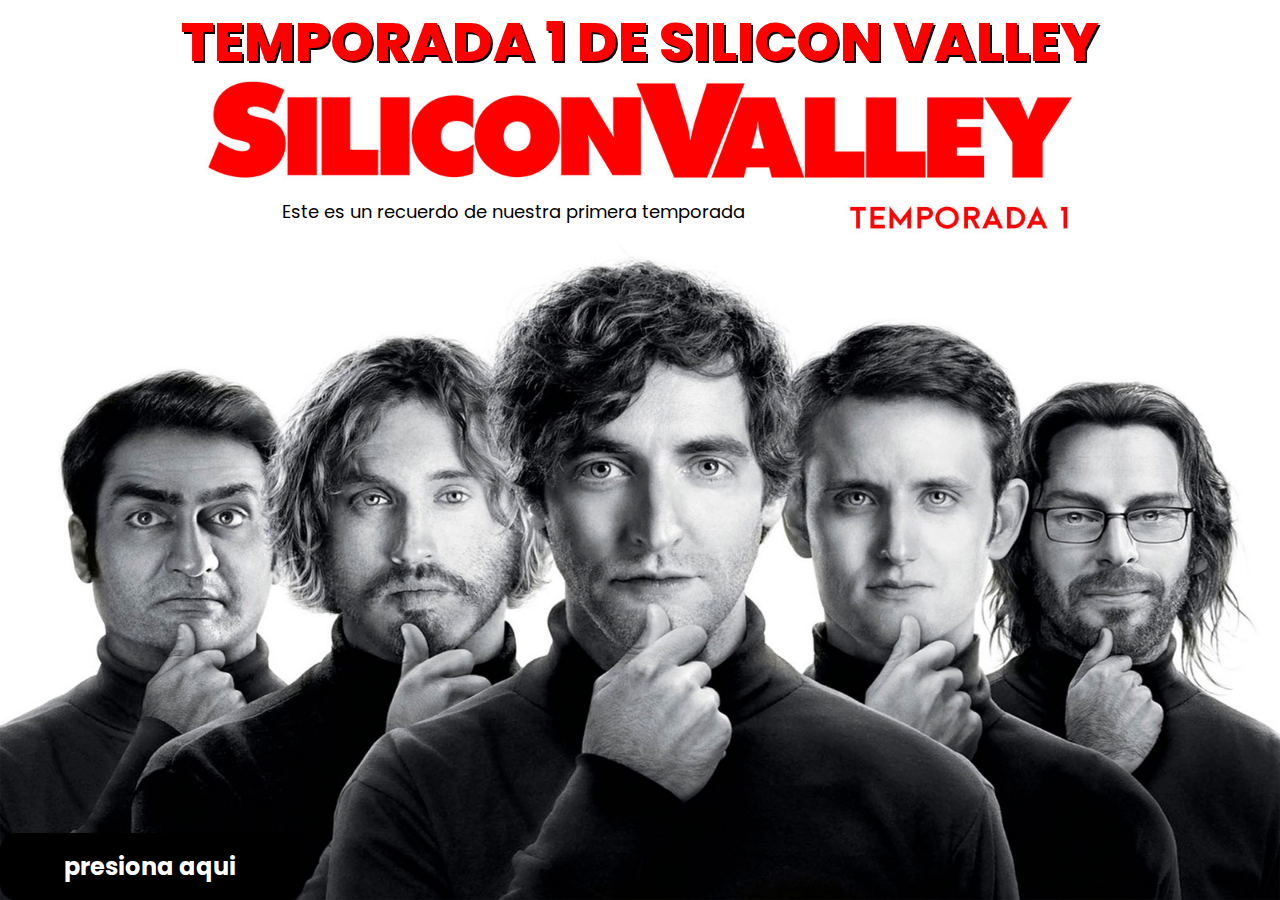
<file: index.html>
<!DOCTYPE html>
<html lang="es">
<head>
    <meta charset="UTF-8">
    <meta http-equiv="X-UA-Compatible" content="IE=edge">
    <meta name="viewport" content="width=device-width, initial-scale=1.0">
    <title>Document</title>
    <link rel="stylesheet" href="./Styles/style.css">
    <link rel="preconnect" href="https://fonts.googleapis.com">
    <link rel="preconnect" href="https://fonts.gstatic.com" crossorigin>
    <link href="https://fonts.googleapis.com/css2?family=Poppins&display=swap" rel="stylesheet">
</head>
<body>
    <h1 class="titulo">Temporada 1 de Silicon Valley</h1>
    
    <br>
    <span>Este es un recuerdo de nuestra primera temporada</span>
    
        <br>
        <br>
        <br><br><br><br><br><br><br><br><br><br>
        <br>
        <BR></BR>
        <BR></BR>
        <BR></BR><BR></BR><BR></BR><BR></BR><BR></BR><BR></BR>

        <button class="boton"><a href="./personajes.html" class="boton">
            presiona aqui
        </a></button>
    
</body>
</html>
</file>
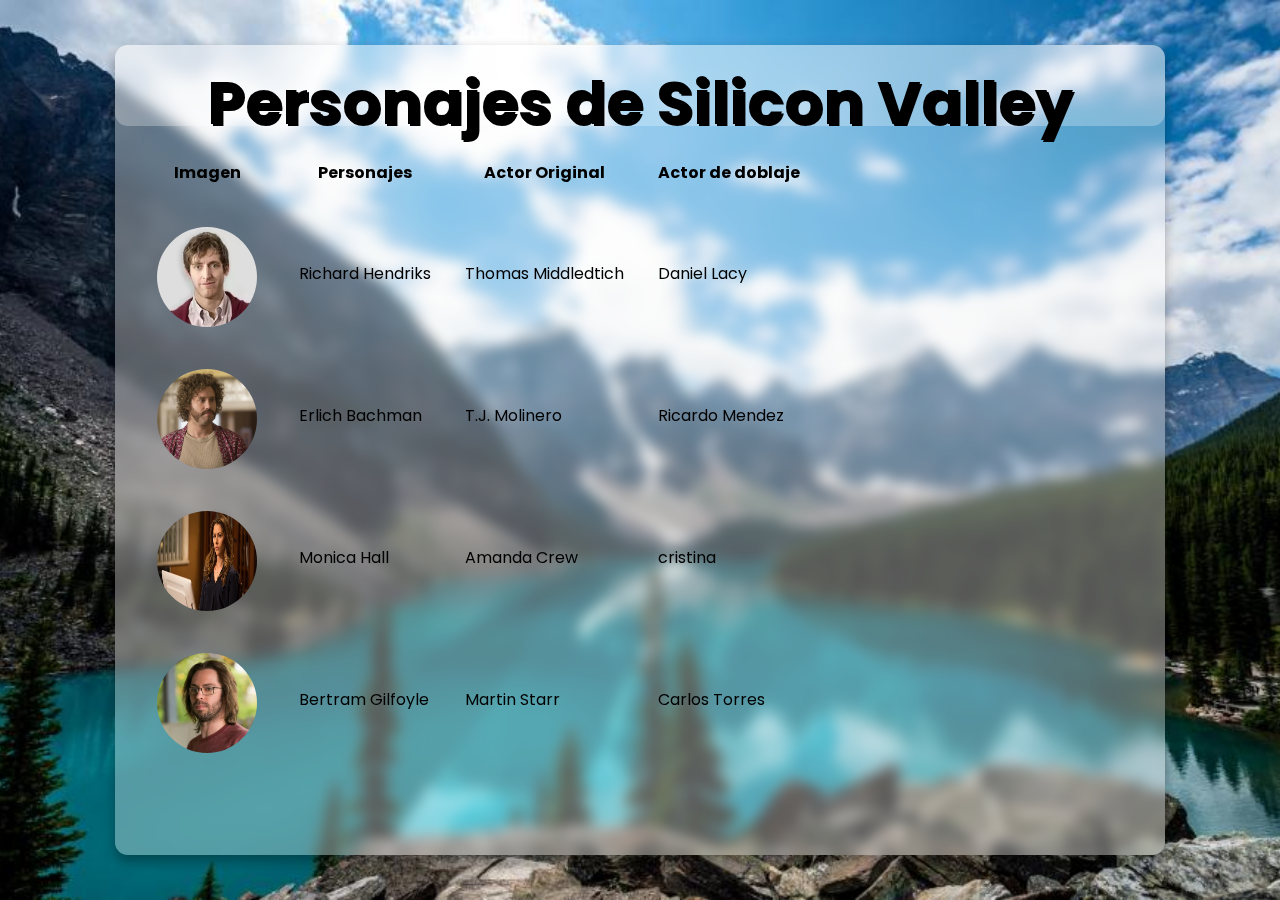
<file: personajes.html>
<!DOCTYPE html>
<html lang="es">
<head>
    <meta charset="UTF-8">
    <meta http-equiv="X-UA-Compatible" content="IE=edge">
    <meta name="viewport" content="width=device-width, initial-scale=1.0">
    <title>Personajes</title>
    <link rel="preconnect" href="https://fonts.googleapis.com">
    <link rel="preconnect" href="https://fonts.gstatic.com" crossorigin>
    <link href="https://fonts.googleapis.com/css2?family=Poppins&display=swap" rel="stylesheet">
    <link rel="stylesheet" href="./Styles/players.css">
</head>
<body>
    <div class="container">
        <section class="table__header">
            <h1>Personajes de Silicon Valley</h1>
        </section>
        <table>
        <thead>
            <tr>
                <th>Imagen</th>
                <th>Personajes</th>
                <th>Actor Original</th>
                <th>Actor de doblaje</th>
            </tr>
        </thead>
        <tbody>  
            <tr>
                <td><img src="./Images/richard.avif" alt=""width="100px" height="100px"></td>
                <td>Richard Hendriks</td>
                <td>Thomas Middledtich</td>
                <td>Daniel Lacy</td>
            </tr>
        </tbody>  
            <tr><td><img src="./Images/bachman.webp" alt=""width="100px" height="100px"></td>
                <td>Erlich Bachman</td>
                <td>T.J. Molinero</td>
                <td>Ricardo Mendez</td>
            </tr>
            <tr>
                <td><img src="./Images/Monica.webp" alt="" width="100px" height="100px"></td>
                <td>Monica Hall</td>
                <td>Amanda Crew</td>
                <td>cristina</td>
            </tr>
            <tr>
                <td><img src="./Images/Bertram_Gilfoyle.webp" alt="" width="100px" height="100px"></td>
                <td>Bertram Gilfoyle</td>
                <td>Martin Starr</td>
                <td>Carlos Torres</td>
            </tr>
            <tr></tr>
            <tr></tr>
            <tr></tr>
        </table>
    </div>
</body>
</html>
</file>
<file: Styles/style.css>
*{
    margin: 0;
    padding: 0;
    background-image: url(../Images/temporada\ 1.jpg);
    background-repeat: no-repeat;
    background-size: 100% 100vh;
    font-family: 'Poppins', sans-serif;
}
.titulo{
    color: red;
    font-size: 55px;
    text-transform: uppercase;
    text-align: center;
    font-weight: 800;
    text-shadow: 2px 2px #000;
}
span{
 position: absolute;
 font-size: 18px;
 top: 22%;
 left: 22%;
}
span:hover {
    text-shadow: red -3px 0, cyan 3px 0;
}
.boton{
    background: black;
    cursor: pointer;
    border: none;
    padding: 16px 32px;
    color: #fff;
    font-size: 24px;
    font-weight: bold;
    position: relative;
    border-radius: 16px;
    text-decoration: none;
    text-align: center;
    
    
    
}
.boton::before {
    
    background-color: transparent;
    content: "";
    position: absolute;
    top: 0;
    left: 0;
    z-index: -1;
    width: 100%;
    height: 100%;
    background: linear-gradient(45deg,
    red, blue, deeppink, blue,
    red, blue, deeppink,blue);
    background-size: 800%;
    border-radius: 10px;
    filter: blur(8px);
    animation: glowing 20s linear infinite;
    text-align: center;


}
@keyframes glowing {
    0%{
        background-position: 0 0;
    }
    50% {
        background-position: 400% 0;
    }
    100%{
        background-position: 0 0;
    }
}
</file>
<file: Styles/players.css>
*{
    margin: 0;
    padding: 0;
    box-sizing: border-box;
    font-family: 'Poppins', sans-serif;
}
body {
    min-height: 100vh;
    display: flex;
    justify-content: center;
    align-items: center;
    background: url(../Images/lago-moraine-en-canada-2749.jpg) center /cover;
    
}
td img {
    margin-right: .5rem;
    margin-left: .5rem;
    margin-top: .5rem;
    border-radius: 50%;

    vertical-align: middle;
}
table, th, td {
    padding: 1rem;
}
.container {
    width: 82vw;
    height: 90vh;
    background-color: #fff5;
    backdrop-filter: blur(7px);
    box-shadow: 0 .4rem .8rem #0005;
    border-radius: .8rem;
    overflow: hidden;
}
.table__header{
    width: 100%;
    height: 10%;
    background-color: #fff4;
    padding: .8rem 1rem;
    border-radius: .8rem;
    text-align: center;
    justify-content: center;
    font-size: 30px;
    text-shadow: 2px 2px #000;
}
</file>
